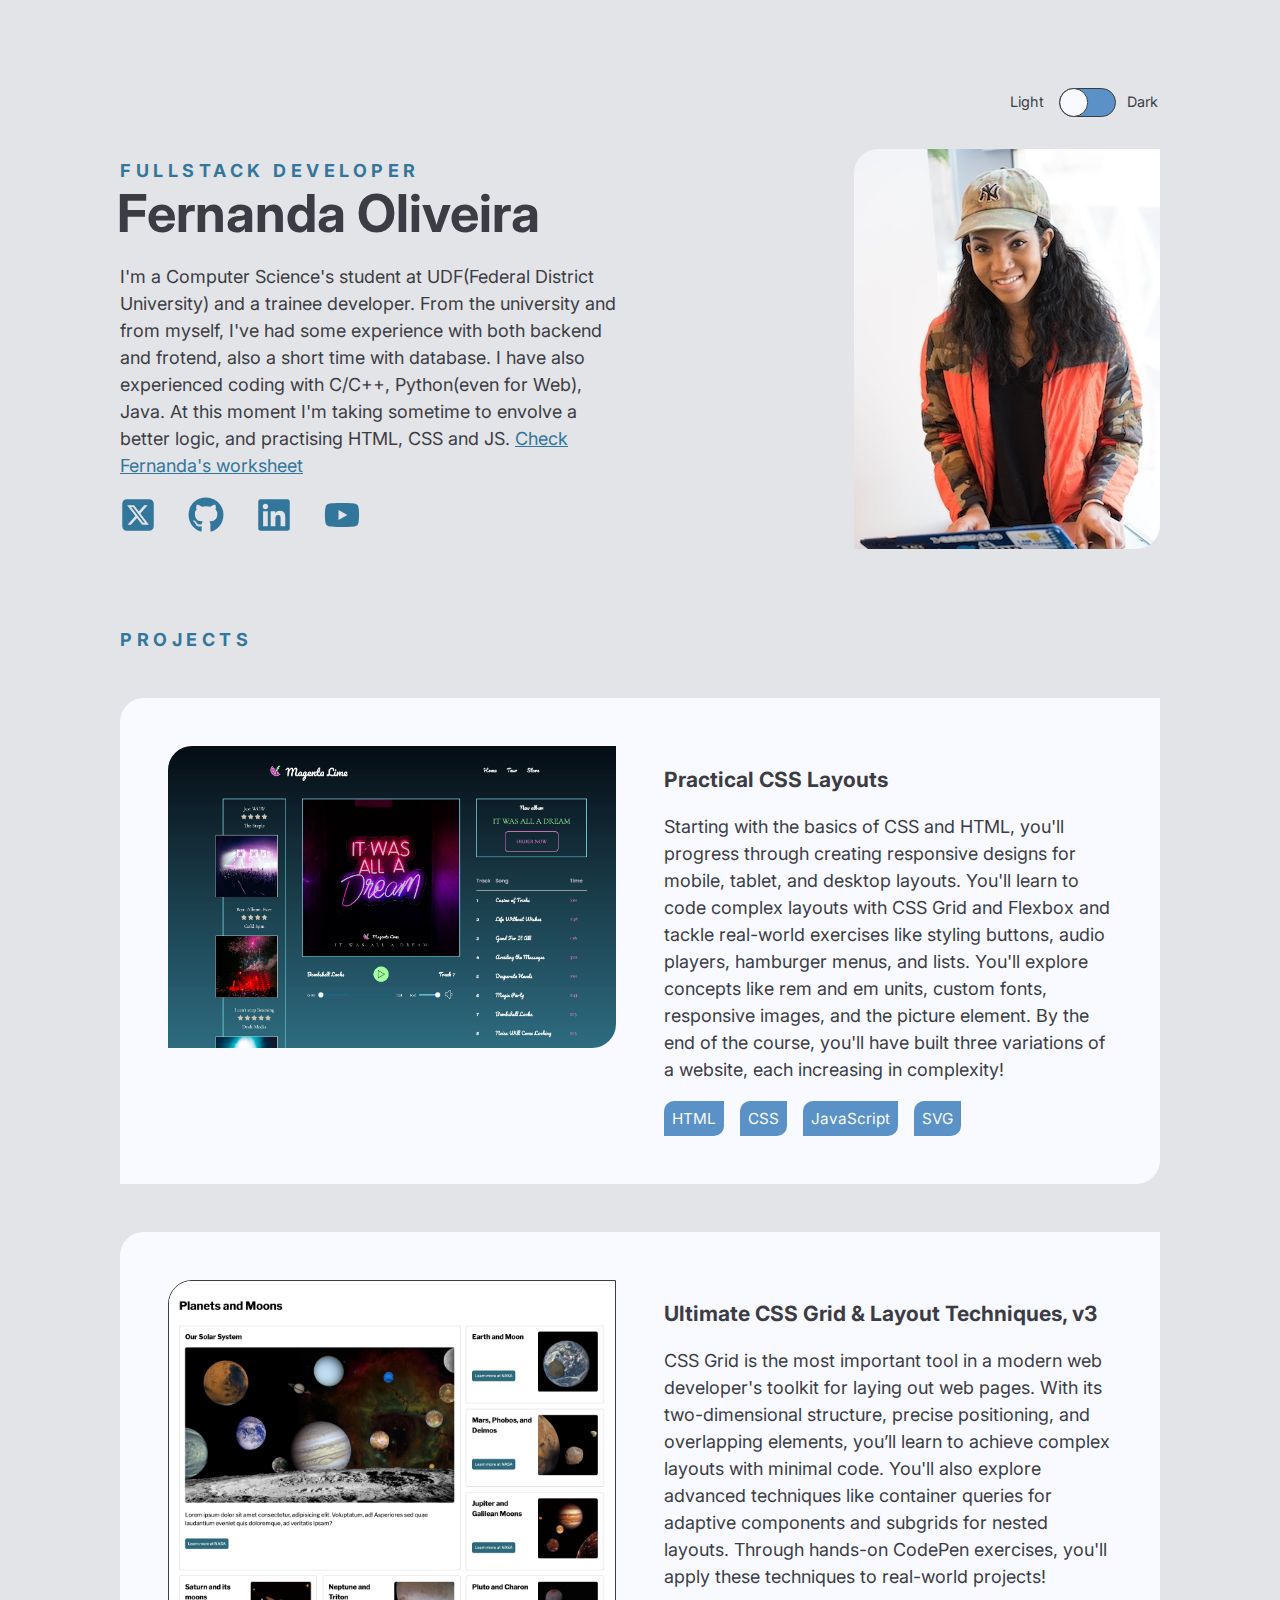
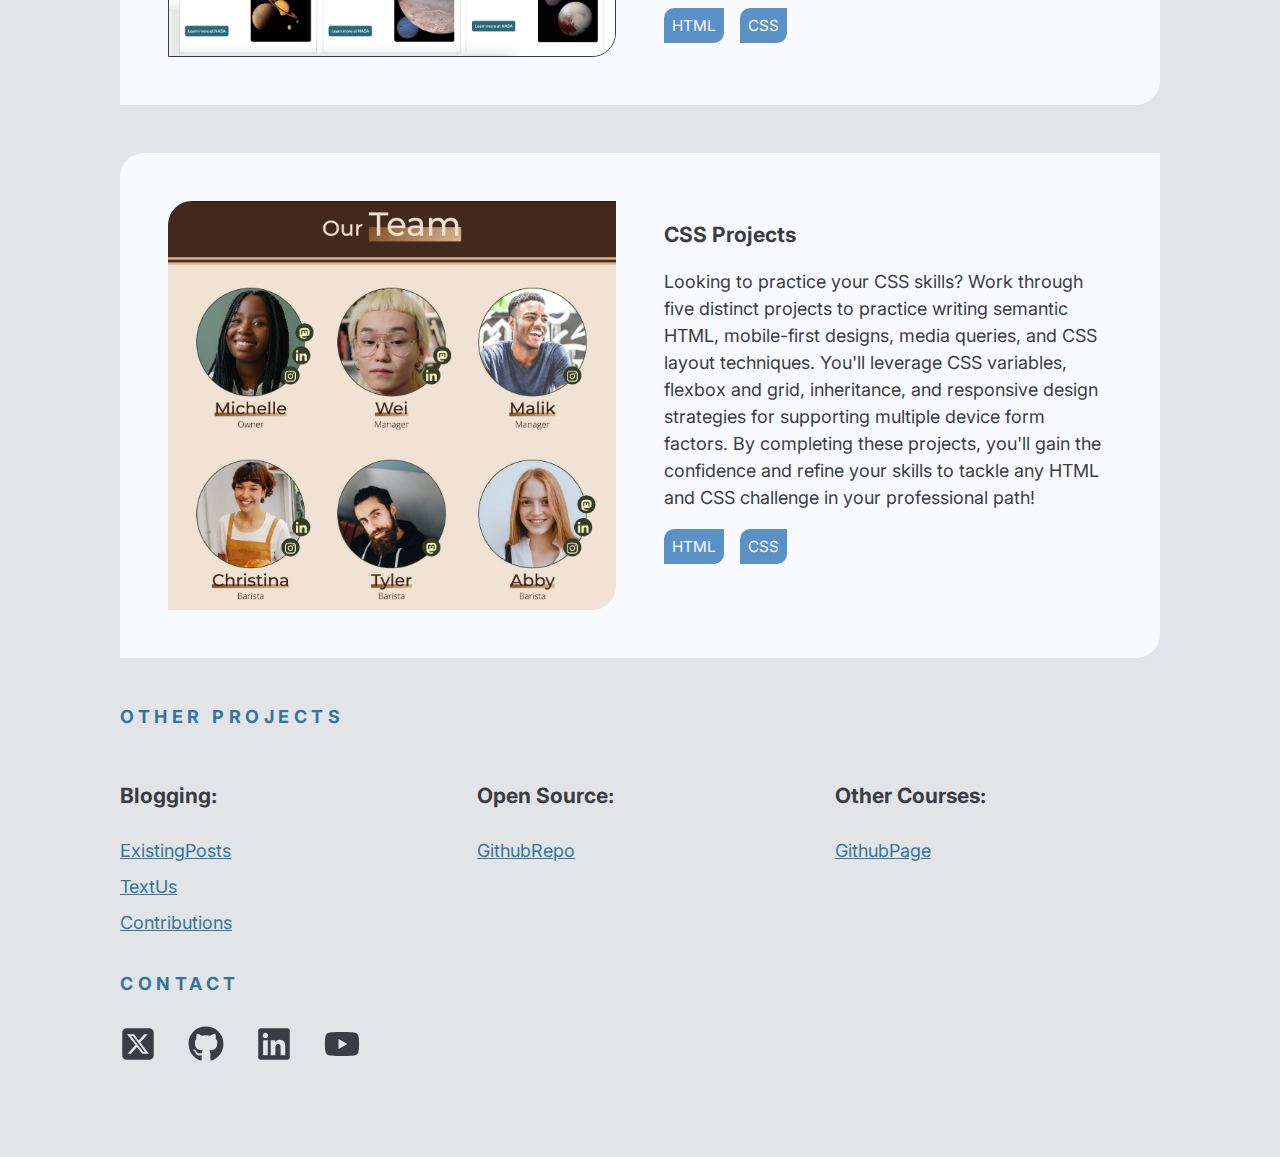
<file: cursoCSS/feoliver-dev.github.io/index.html>
<!DOCTYPE html>
<html lang="en">
<head>
    <meta charset="UTF-8">
    <meta name="viewport" content="width=device-width, initial-scale=1.0">
    <title>Portifólio</title>
    <link rel="preconnect" href="https://fonts.googleapis.com">
<link rel="preconnect" href="https://fonts.gstatic.com" crossorigin>
<link href="https://fonts.googleapis.com/css2?family=Inter:ital,opsz,wght@0,14..32,100..900;1,14..32,100..900&display=swap" rel="stylesheet">
    <link rel="stylesheet" href="./css/style.css">
</head>
<body>
    <div class="wrapper">
        <header>
            <fieldset id="mode-switcher" class="radio-switch">
                <legend>Select a color mode:</legend>
                
                    <input type="radio" id="light" name="color-scheme" value="light" checked>
                    <label for="light">Light</label>
                
                
                    <input type="radio" id="dark" name="color-scheme" value="dark">
                    <label for="dark">Dark</label>
                
            </fieldset>
        </header>
        <article class="main-article">
            <div class="text">
            <h2>Fullstack Developer</h2>
            <h1>Fernanda Oliveira</h1>
            <p>I'm a Computer Science's student at UDF(Federal District University) and a trainee developer. 
            From the university and from myself, I've had some experience with both backend and frotend, also a short time with database.
            I have also experienced coding with C/C++, Python(even for Web), Java.
            At this moment I'm taking sometime to envolve a better logic, and practising HTML, CSS and JS. <a href="https://docs.google.com/document/d/1D8jbwHegkmxopPcPBbvtAPEzJ_O0KEl4dmAL00BL81o/edit?usp=sharing" 
            target="_blank">Check Fernanda's worksheet</a></p> 

        <ul class="icons">
            <li>
                <svg xmlns="http://www.w3.org/2000/svg" viewBox="0 0 448 512"><title>X/Twitter</title>
                <path d="M64 32C28.7 32 0 60.7 0 96V416c0 35.3 28.7 64 64 64H384c35.3 0 64-28.7 64-64V96c0-35.3-28.7-64-64-64H64zm297.1 84L257.3 234.6 379.4 396H283.8L209 298.1 123.3 396H75.8l111-126.9L69.7 116h98l67.7 89.5L313.6 116h47.5zM323.3 367.6L153.4 142.9H125.1L296.9 367.6h26.3z" class="social"/>
                </svg>
            </li>
            <li>
                <svg xmlns="http://www.w3.org/2000/svg" viewBox="0 0 496 512"><title>Github</title>
                <path d="M165.9 397.4c0 2-2.3 3.6-5.2 3.6-3.3 .3-5.6-1.3-5.6-3.6 0-2 2.3-3.6 5.2-3.6 3-.3 5.6 1.3 5.6 3.6zm-31.1-4.5c-.7 2 1.3 4.3 4.3 4.9 2.6 1 5.6 0 6.2-2s-1.3-4.3-4.3-5.2c-2.6-.7-5.5 .3-6.2 2.3zm44.2-1.7c-2.9 .7-4.9 2.6-4.6 4.9 .3 2 2.9 3.3 5.9 2.6 2.9-.7 4.9-2.6 4.6-4.6-.3-1.9-3-3.2-5.9-2.9zM244.8 8C106.1 8 0 113.3 0 252c0 110.9 69.8 205.8 169.5 239.2 12.8 2.3 17.3-5.6 17.3-12.1 0-6.2-.3-40.4-.3-61.4 0 0-70 15-84.7-29.8 0 0-11.4-29.1-27.8-36.6 0 0-22.9-15.7 1.6-15.4 0 0 24.9 2 38.6 25.8 21.9 38.6 58.6 27.5 72.9 20.9 2.3-16 8.8-27.1 16-33.7-55.9-6.2-112.3-14.3-112.3-110.5 0-27.5 7.6-41.3 23.6-58.9-2.6-6.5-11.1-33.3 2.6-67.9 20.9-6.5 69 27 69 27 20-5.6 41.5-8.5 62.8-8.5s42.8 2.9 62.8 8.5c0 0 48.1-33.6 69-27 13.7 34.7 5.2 61.4 2.6 67.9 16 17.7 25.8 31.5 25.8 58.9 0 96.5-58.9 104.2-114.8 110.5 9.2 7.9 17 22.9 17 46.4 0 33.7-.3 75.4-.3 83.6 0 6.5 4.6 14.4 17.3 12.1C428.2 457.8 496 362.9 496 252 496 113.3 383.5 8 244.8 8zM97.2 352.9c-1.3 1-1 3.3 .7 5.2 1.6 1.6 3.9 2.3 5.2 1 1.3-1 1-3.3-.7-5.2-1.6-1.6-3.9-2.3-5.2-1zm-10.8-8.1c-.7 1.3 .3 2.9 2.3 3.9 1.6 1 3.6 .7 4.3-.7 .7-1.3-.3-2.9-2.3-3.9-2-.6-3.6-.3-4.3 .7zm32.4 35.6c-1.6 1.3-1 4.3 1.3 6.2 2.3 2.3 5.2 2.6 6.5 1 1.3-1.3 .7-4.3-1.3-6.2-2.2-2.3-5.2-2.6-6.5-1zm-11.4-14.7c-1.6 1-1.6 3.6 0 5.9 1.6 2.3 4.3 3.3 5.6 2.3 1.6-1.3 1.6-3.9 0-6.2-1.4-2.3-4-3.3-5.6-2z" class="social" />
                </svg>
            </li>
            <li>
                <svg xmlns="http://www.w3.org/2000/svg" viewBox="0 0 448 512"><title>Linkedin</title>
                <path d="M416 32H31.9C14.3 32 0 46.5 0 64.3v383.4C0 465.5 14.3 480 31.9 480H416c17.6 0 32-14.5 32-32.3V64.3c0-17.8-14.4-32.3-32-32.3zM135.4 416H69V202.2h66.5V416zm-33.2-243c-21.3 0-38.5-17.3-38.5-38.5S80.9 96 102.2 96c21.2 0 38.5 17.3 38.5 38.5 0 21.3-17.2 38.5-38.5 38.5zm282.1 243h-66.4V312c0-24.8-.5-56.7-34.5-56.7-34.6 0-39.9 27-39.9 54.9V416h-66.4V202.2h63.7v29.2h.9c8.9-16.8 30.6-34.5 62.9-34.5 67.2 0 79.7 44.3 79.7 101.9V416z" class="social"/>
                </svg>
            </li>
            <li>
                <svg xmlns="http://www.w3.org/2000/svg" viewBox="0 0 576 512"><title>Youtube</title>
                <path d="M549.7 124.1c-6.3-23.7-24.8-42.3-48.3-48.6C458.8 64 288 64 288 64S117.2 64 74.6 75.5c-23.5 6.3-42 24.9-48.3 48.6-11.4 42.9-11.4 132.3-11.4 132.3s0 89.4 11.4 132.3c6.3 23.7 24.8 41.5 48.3 47.8C117.2 448 288 448 288 448s170.8 0 213.4-11.5c23.5-6.3 42-24.2 48.3-47.8 11.4-42.9 11.4-132.3 11.4-132.3s0-89.4-11.4-132.3zm-317.5 213.5V175.2l142.7 81.2-142.7 81.2z" class="social"/>
                </svg>
            </li>
            </ul>
            </div>
    <!-- if you have different icons for your social media, add them. Mine came from www.fontawesome.com -->
            <img src="./img/fem-brissa.jpg" alt="Brissa Isidro." />
        </article>
    

    
        <main>
            <div class="projects">
            <h2>Projects</h2>
            <article class="project">
                <div class="text">
                    <h3>Practical CSS Layouts</h3>
                        <p>Starting with the basics of CSS and HTML, you'll progress through creating responsive designs 
                        for mobile, tablet, and desktop layouts. You'll learn to code complex layouts with CSS Grid and 
                        Flexbox and tackle real-world exercises like styling buttons, audio players, hamburger menus, and lists. 
                        You'll explore concepts like rem and em units, custom fonts, responsive images, and the picture element. 
                        By the end of the course, you'll have built three variations of a website, each increasing in complexity!
                        </p>
                    <ul>
                        <li>HTML</li>
                        <li>CSS</li>
                        <li>JavaScript</li>
                        <li>SVG</li>
                    </ul>
                </div>
                <img src="./img/fem-maglime.jpg" alt="Magenta Lime layout, featuring albums, reviews, a playlist, and an audio interface." class="project-img">
            </article>

            <article class="project">
                <div class="text">
                    <h3>Ultimate CSS Grid & Layout Techniques, v3</h3>
                    <p>CSS Grid is the most important tool in a modern web developer's toolkit for laying out web pages. With its two-dimensional structure, precise positioning, and overlapping elements, you’ll learn to achieve complex layouts with minimal code. You'll also explore advanced techniques like container queries for adaptive components and subgrids for nested layouts. Through hands-on CodePen exercises, you'll apply these techniques to real-world projects!</p>
                    <ul>
                        <li>HTML</li>
                        <li>CSS</li>
                    </ul>
                </div>
                <img src="./img/fem-grid.jpg" alt="Grid-based layout with 3 columns and 4 rows, some merged, featuring planets and moons." class="img-border" class="project-img">
            </article>
            
            <article class="project">
                <div class="text">
                    <h3>CSS Projects</h3>
                    <p>Looking to practice your CSS skills? Work through five distinct projects to practice writing semantic HTML, mobile-first designs,
                     media queries, and CSS layout techniques. You'll leverage CSS variables, flexbox and grid, inheritance, and responsive design strategies 
                     for supporting multiple device form factors. By completing these projects, you'll gain the confidence and refine your skills to tackle any 
                     HTML and CSS challenge in your professional path!</p>
                    <ul>
                        <li>HTML</li>
                        <li>CSS</li>
                    </ul>
                </div>
                <img src="./img/fem-projects.jpg" alt="Our Team page featuring 6 images of people in 2 rows with social media icons overlapping each image." class="project-img">
            </article>
        </div>
        </main>
        
    
        


    
        <footer>
            <h2 class="h2-footer">Other Projects</h2>
            <div class="footer-text">
                <div class="footer-text-box">
                    <h3>Blogging:</h3>
                        <ul>
                            <li><a href="#" class="info-link">ExistingPosts</a></li>
                            <li><a href="#" class="info-link">TextUs</a></li>
                            <li><a href="#" class="info-link">Contributions</a></li>
                        </ul>
                </div>
                <div class="footer-text-box">
                    <h3>Open Source:</h3>
                    <ul>
                        <li><a href="#" class="info-link">GithubRepo</a></li>
                    </ul>
                </div>
                <div class="footer-text-box">
                    <h3>Other Courses:</h3>
                    <ul>
                        <li><a href="#" class="info-link">GithubPage</a></li>
                    </ul>
                </div>
            </div>

            <h2 class="h2-footer">Contact</h2>
            <div class="footer-text">
                <ul class="icons">
                <li>
                    <svg xmlns="http://www.w3.org/2000/svg" viewBox="0 0 448 512"><title>X/Twitter</title>
                    <path d="M64 32C28.7 32 0 60.7 0 96V416c0 35.3 28.7 64 64 64H384c35.3 0 64-28.7 64-64V96c0-35.3-28.7-64-64-64H64zm297.1 84L257.3 234.6 379.4 396H283.8L209 298.1 123.3 396H75.8l111-126.9L69.7 116h98l67.7 89.5L313.6 116h47.5zM323.3 367.6L153.4 142.9H125.1L296.9 367.6h26.3z" class="social"/>
                    </svg>
                </li>
                <li>
                    <svg xmlns="http://www.w3.org/2000/svg" viewBox="0 0 496 512"><title>Github</title>
                    <path d="M165.9 397.4c0 2-2.3 3.6-5.2 3.6-3.3 .3-5.6-1.3-5.6-3.6 0-2 2.3-3.6 5.2-3.6 3-.3 5.6 1.3 5.6 3.6zm-31.1-4.5c-.7 2 1.3 4.3 4.3 4.9 2.6 1 5.6 0 6.2-2s-1.3-4.3-4.3-5.2c-2.6-.7-5.5 .3-6.2 2.3zm44.2-1.7c-2.9 .7-4.9 2.6-4.6 4.9 .3 2 2.9 3.3 5.9 2.6 2.9-.7 4.9-2.6 4.6-4.6-.3-1.9-3-3.2-5.9-2.9zM244.8 8C106.1 8 0 113.3 0 252c0 110.9 69.8 205.8 169.5 239.2 12.8 2.3 17.3-5.6 17.3-12.1 0-6.2-.3-40.4-.3-61.4 0 0-70 15-84.7-29.8 0 0-11.4-29.1-27.8-36.6 0 0-22.9-15.7 1.6-15.4 0 0 24.9 2 38.6 25.8 21.9 38.6 58.6 27.5 72.9 20.9 2.3-16 8.8-27.1 16-33.7-55.9-6.2-112.3-14.3-112.3-110.5 0-27.5 7.6-41.3 23.6-58.9-2.6-6.5-11.1-33.3 2.6-67.9 20.9-6.5 69 27 69 27 20-5.6 41.5-8.5 62.8-8.5s42.8 2.9 62.8 8.5c0 0 48.1-33.6 69-27 13.7 34.7 5.2 61.4 2.6 67.9 16 17.7 25.8 31.5 25.8 58.9 0 96.5-58.9 104.2-114.8 110.5 9.2 7.9 17 22.9 17 46.4 0 33.7-.3 75.4-.3 83.6 0 6.5 4.6 14.4 17.3 12.1C428.2 457.8 496 362.9 496 252 496 113.3 383.5 8 244.8 8zM97.2 352.9c-1.3 1-1 3.3 .7 5.2 1.6 1.6 3.9 2.3 5.2 1 1.3-1 1-3.3-.7-5.2-1.6-1.6-3.9-2.3-5.2-1zm-10.8-8.1c-.7 1.3 .3 2.9 2.3 3.9 1.6 1 3.6 .7 4.3-.7 .7-1.3-.3-2.9-2.3-3.9-2-.6-3.6-.3-4.3 .7zm32.4 35.6c-1.6 1.3-1 4.3 1.3 6.2 2.3 2.3 5.2 2.6 6.5 1 1.3-1.3 .7-4.3-1.3-6.2-2.2-2.3-5.2-2.6-6.5-1zm-11.4-14.7c-1.6 1-1.6 3.6 0 5.9 1.6 2.3 4.3 3.3 5.6 2.3 1.6-1.3 1.6-3.9 0-6.2-1.4-2.3-4-3.3-5.6-2z" class="social" />
                    </svg>
                </li>
                <li>
                    <svg xmlns="http://www.w3.org/2000/svg" viewBox="0 0 448 512"><title>Linkedin</title>
                    <path d="M416 32H31.9C14.3 32 0 46.5 0 64.3v383.4C0 465.5 14.3 480 31.9 480H416c17.6 0 32-14.5 32-32.3V64.3c0-17.8-14.4-32.3-32-32.3zM135.4 416H69V202.2h66.5V416zm-33.2-243c-21.3 0-38.5-17.3-38.5-38.5S80.9 96 102.2 96c21.2 0 38.5 17.3 38.5 38.5 0 21.3-17.2 38.5-38.5 38.5zm282.1 243h-66.4V312c0-24.8-.5-56.7-34.5-56.7-34.6 0-39.9 27-39.9 54.9V416h-66.4V202.2h63.7v29.2h.9c8.9-16.8 30.6-34.5 62.9-34.5 67.2 0 79.7 44.3 79.7 101.9V416z" class="social"/>
                    </svg>
                </li>
                <li>
                    <svg xmlns="http://www.w3.org/2000/svg" viewBox="0 0 576 512"><title>Youtube</title>
                    <path d="M549.7 124.1c-6.3-23.7-24.8-42.3-48.3-48.6C458.8 64 288 64 288 64S117.2 64 74.6 75.5c-23.5 6.3-42 24.9-48.3 48.6-11.4 42.9-11.4 132.3-11.4 132.3s0 89.4 11.4 132.3c6.3 23.7 24.8 41.5 48.3 47.8C117.2 448 288 448 288 448s170.8 0 213.4-11.5c23.5-6.3 42-24.2 48.3-47.8 11.4-42.9 11.4-132.3 11.4-132.3s0-89.4-11.4-132.3zm-317.5 213.5V175.2l142.7 81.2-142.7 81.2z" class="social"/>
                    </svg>
                </li>
            </ul>
            </div>
        </footer> 
    </div>
    
    


</body>
</html>
</file>
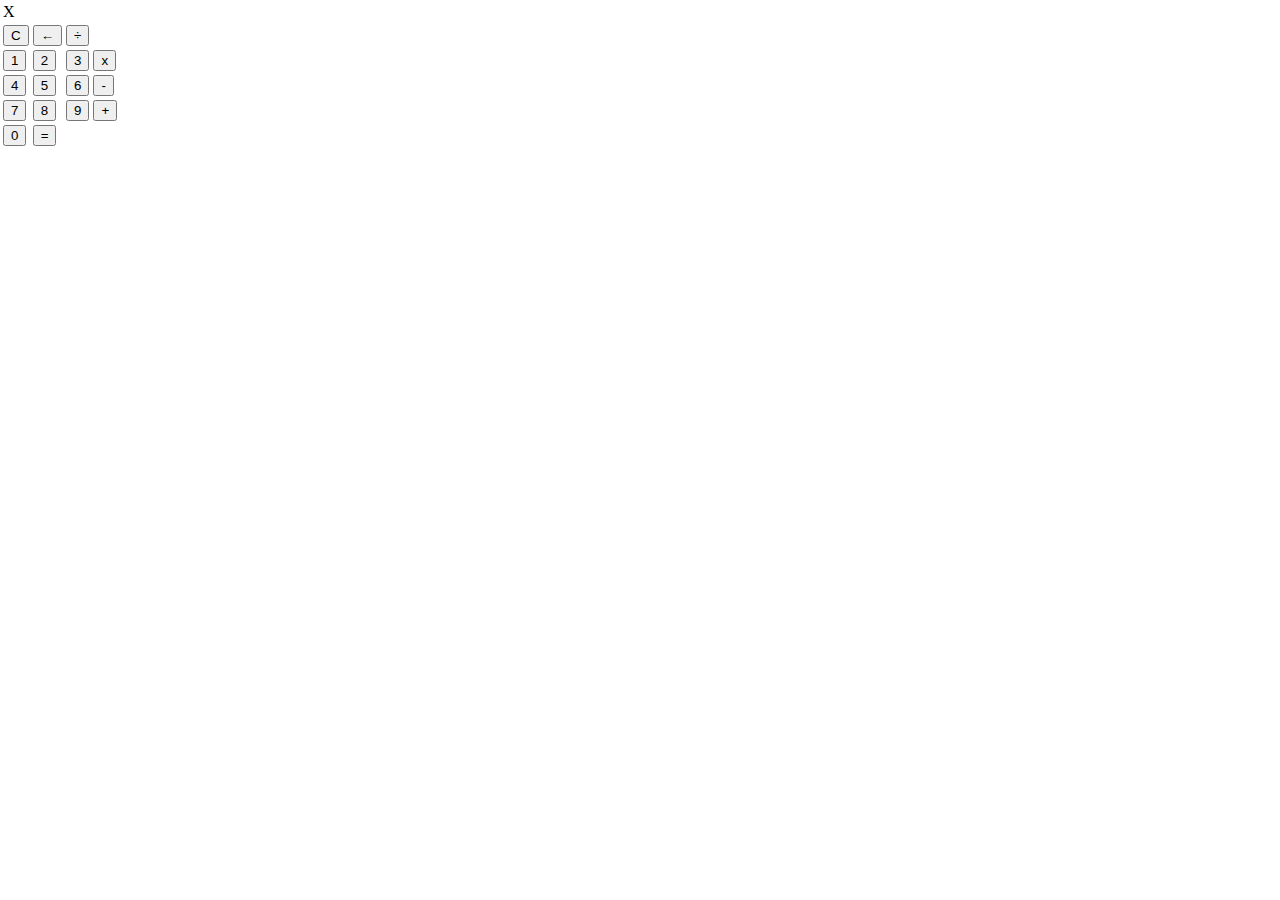
<file: webintro/js/calculator/index.html>
<!DOCTYPE html>
<html lang="en">
<head>
    <meta charset="UTF-8">
    <meta name="viewport" content="width=device-width, initial-scale=1.0">
    <title>Calculadora</title>
    <link rel="stylesheet" href="style.css"/>
</head>
<body>
    <div class="calculadora">
        <table class="tabela-calculadora">
            <tr class="result-1">
                <td class="result">X</td>
            </tr>
            <tr class="operator-2">
                <td class="c"><button class="button-c">C</button></td>
                <td class="delete"><button class="button-delete">←</button></td>
                <td class="divide"><button class="button-divide">÷</button></td>
            </tr>
            <tr class="number-3">
                <td class="one"><button class="button-one">1</button></td>
                <td class="two"><button class="button-two">2</button></td>
                <td class="three"><button class="button-three">3</button></td>
                <td class="multiplyx"><button class="button-x">x</button></td> 
            </tr>
            <tr class="number-4">
                <td class="four"><button class="button-four">4</button></td>
                <td class="five"><button class="button-five">5</button></td>
                <td class="six"><button class="button-six">6</button></td>
                <td class="less"><button class="button-less">-</button></td> 
            </tr>
            <tr class="number-5">
                <td class="seven"><button class="button-seven">7</button></td>
                <td class="eight"><button class="button-eight">8</button></td>
                <td class="nine"><button class="button-nine">9</button></td>
                <td class="plus"><button class="button-plus">+</button></td> 
            </tr>
            <tr class="zero-equal-6">
                <td class="zer0"><button class="button-zero">0</button></td>
                <td class="equal"><button class="button-equal">=</button></td>
            </tr>
        </table>
    </div>
    <script src="calculate.js"></script>
</body>
</html>
</file>
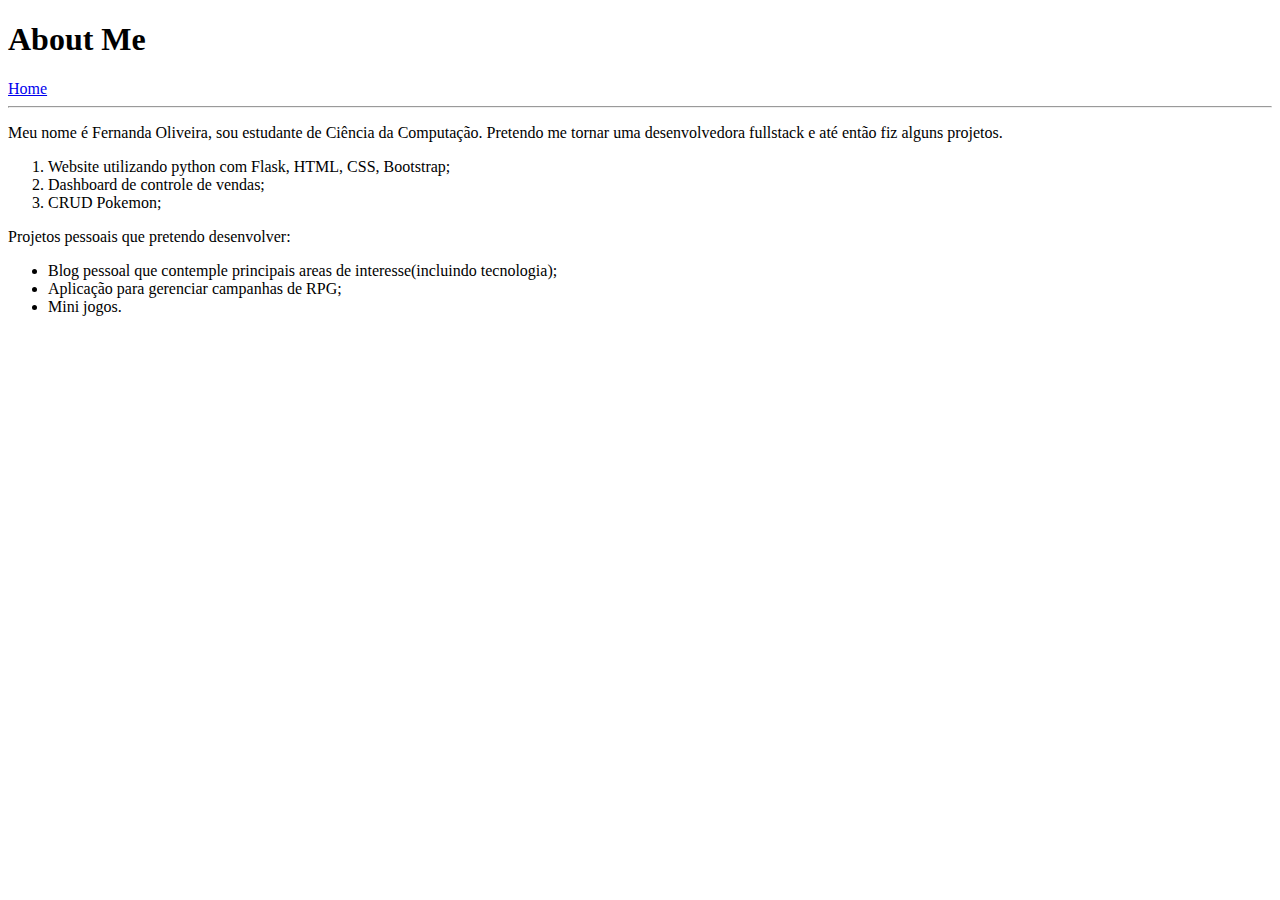
<file: webintro/html/blog/about.html>
<!DOCTYPE html>
<html lang="pt-BR">
<head>
    <meta charset="UTF-8">
    <meta name="viewport" content="width=device-width, initial-scale=1.0">
    <title>About Me</title>
</head>
<body>
    <div class="nav-bar">
        <h1>About Me</h1>
        <a href="index.html">Home</a>
        <hr>
    </div>
<!-- Nome do blog, breve apresentação, LISTAR ultimos trabalhos/feitos-->

    <div name="lista tabralhos">
        <p>Meu nome é Fernanda Oliveira, sou estudante de Ciência da Computação. Pretendo me tornar uma
            desenvolvedora fullstack e até então fiz alguns projetos.
        </p>
        <ol>
            <li>Website utilizando python com Flask, HTML, CSS, Bootstrap;</li>
            <li>Dashboard de controle de vendas;</li>
            <li>CRUD Pokemon;</li>
        </ol>
        <p>Projetos pessoais que pretendo desenvolver:</p>
        <ul>
            <li>Blog pessoal que contemple principais areas de interesse(incluindo tecnologia);</li>
            <li>Aplicação para gerenciar campanhas de RPG;</li>
            <li>Mini jogos.</li>
        </ul>  
    </div>

</body>
</html>
</file>
<file: cursoCSS/feoliver-dev.github.io/css/style.css>
/*teste*/
/* starting variables for the site */
:root {
  --white: #f9faff;
  --platinum: #e3e4e8;
  --windsurfing: #32779b;
  --marina: #5a91c7;
  --gray: #9a9a9a;
  --onyx: #3c3d44;
  --charcoal: #343c47;
  --corners: 24px 0;
  --corners-sm: 10px 0;
  --base-font-size: 1rem;
  --ld-bkgd: light-dark(var(--platinum), var(--charcoal));
  --ld-text: light-dark(var(--onyx), var(--white));
  --ld-projects: light-dark(var(--white), #2e313d);
  --ld-blue: light-dark(var(--windsurfing), #6DaDD0);
}
/* set the box sizing to border-box for layouts */
html {
  box-sizing: border-box;
  color-scheme: light dark;
}
html:has(#mode-switcher #light:checked){
  color-scheme: light;
}
html:has(#mode-switcher #dark:checked){
  color-scheme: dark;
}
*,
*::before,
*::after {
  box-sizing: inherit;
}
/* Basic page set to our font size and font family. Link to the font family in CodePen under Settings - CSS - External stylesheets and pens. */
body {
  font-size: var(--base-font-size);
  font-family: "Inter", sans-serif;
  background-color: var(--ld-bkgd);
  color: var(--ld-text);
}
.wrapper{
  max-width: 1200px;
  margin: 0 auto;
  padding: 1rem;
}

h1 {
    margin: 0;
    font-size: calc(var(--base-font-size)*2.9);
}
p {
    line-height: 1.5;;
}

h2 {
    margin:0;
    font-size: var(--base-font-size);
    text-transform: uppercase;
    color: var(--ld-blue);
    letter-spacing: 0.25em;
}

a {
    color: var(--ld-blue); 
}
a:hover{
    color: var(--marina);
}
/* make sure images don't exceed the width of the window */
img {
  max-width: 100%;
  border-radius: var(--corners);
}

/* svg social icon bar*/
.icons {
    list-style-type: none;
    margin: 0;
    padding: 0;
    display: flex;
    flex-flow: row wrap;
    justify-content: center;
    gap: 2rem;
}
ul svg{
    width: 36px;
    height: 36px;
}
.social {
    fill: var(--ld-blue);
}
.social:hover {
    fill: var(--marina);
}
/*about me layout styling*/
.main-article{
  display: grid;
  grid-template-columns: 1fr;
  gap: 2rem;
  text-align: center;
}
.main-article img {
  margin: 0 auto;
  object-fit: cover;
  object-position: top;
  height: 175px;
  width: 300px;
  overflow: hidden;
}
/*footer styling*/
footer {
  text-align: center;
}
.footer-text {
  line-height: 1.5;
  display: grid;
  grid-template-columns: 1fr;
  gap: 2rem;
}
.footer-text-box ul{
  font-size: (var(--base-font-size)*0.85);
  list-style-type: none;
  margin: 0;
  padding: 0;
}
.footer-text-box li {
  line-height: 2;
}
.h2-footer {
  margin: 2rem 0;
}
footer .icons .social {
  fill:var(--ld-text);
}
.icons .social:hover{
  fill: var(--marina);
}
/*project section*/
main {
  margin-top: 5rem;
  margin-bottom: 3rem;
  text-align: center;
}
.project {
  background-color: var(--ld-projects);
  padding: 3rem;
  border-radius: var(--corners);
  display: grid;
  grid-template-columns: 1fr;
  gap: 3rem;
}
.project ul {
  margin: 0;
  padding: 0;
  list-style-type: none;
  display: flex;
  flex-flow: row wrap;
  justify-content: center;
  gap: 1rem;
}
.project li {
  background-color: var(--marina);
  color: var(--white);
  padding: 0.5rem;
  border-radius: var(--corners-sm);
  font-size: calc(var(--base-font-size)*0.85);

}
.projects {
  display: flex;
  flex-flow: column nowrap;
  gap:3rem;
}
.project img {
  grid-row: 1/2;
}
.img-border{
  border: 1px solid var(--onyx);
}
/*light dark buttons*/
@layer switch{
.radio-switch {
	border: none;
	padding: 0;
	white-space: nowrap;
  display: flex;
  justify-content: center;
  margin-bottom: 2rem;
}

.radio-switch legend {
	font-size: 2px;
	opacity: 0;
	position: absolute;
}

.radio-switch label {
	display: inline-block;
	line-height: 2;
  font-size: 0.9rem;
	position: relative;
	z-index: 2;
}

.radio-switch input {
	opacity: 0;
	position: absolute;
}

.radio-switch label:first-of-type {
	padding-right: 5em;
}

.radio-switch label:last-child {
	margin-left: -4.25em;
	padding-left: 5em;
}

.radio-switch:focus-within label:first-of-type:after {
	box-shadow: 0 0 0 2px var(--white), 0 0 0 4px var(--marina);
}

/* making the switch UI.  */
.radio-switch label:first-of-type:before,
.radio-switch label:first-of-type:after {
	border: 1px solid var(--onyx);
	content: "";
	height: 2em;
	overflow: hidden;
	pointer-events: none;
	position: absolute;
	vertical-align: middle;
}

.radio-switch label:first-of-type:before {
	background: var(--white);
	border: 1px solid var(--onyx);
	border-radius: 100%;
	position: absolute;
	right: -.075em;
	transform: translateX(0em);
	transition: transform .2s ease-in-out;
	width: 2em;
	z-index: 2;
}

.radio-switch label:first-of-type:after {
	background: #777;
	border-radius: 1em;
	margin: 0 1em;
	transition: background .2s ease-in-out;
	width: 4em;
}

.radio-switch input:first-of-type:checked ~ label:first-of-type:after {
	background: var(--marina);
}

.radio-switch input:first-of-type:checked ~ label:first-of-type:before {
	transform: translateX(-2em);
}

/* Move the 2nd label to have a lower z-index, so when that
   option is toggled, the first label will overlay on top of the
   Switch ui, and the switch can be pressed again to toggle back
   to the prevoius state. */
.radio-switch input:last-of-type:checked ~ label:last-of-type {
	z-index: 1;
}
}
@media(min-width: 750px){
  :root {
    --base-font-size: 1.125rem;
  }
  h1 {
    margin-left: -3px;
  }
  .wrapper {
    padding: 5rem;
  }
  .main-article{
    grid-template-columns: 1fr 1fr;
    align-items: center;
    text-align: left;
  }
  .main-article img {
    max-height: 400px;
    margin: 0 0 0 auto;
    object-fit: none;
    object-position: none;
    height: auto;
    width: auto;
    overflow: auto;
  }
  .icons {
    justify-content: flex-start;
  }
  footer {
    text-align: left;
  }
  .footer-text{
    grid-template-columns: repeat(3, 1fr);
  }
  .footer-text .icons{
    grid-column: 1/4;
  }
  .radio-switch {
    justify-content: flex-end;
  }
}

@media (min-width: 850px){
  main{
    text-align: left;
  }
  .project {
    grid-template-columns: 1fr 1fr;
  }
  .projectimg{
    grid-row: auto;
  }
  .project ul {
    justify-content: flex-start;
  }
}
</file>
<file: webintro/js/calculator/style.css>
* {
  box-sizing: border-box;
}

body {
  padding: 0;
  margin: 0;
}

.calc {
  width: 400px;
  background-color: black;
  color: white;
}

.screen {
  color: white;
  font-size: 40px;
  font-family: "Courier New", Courier, monospace;
  text-align: right;
  padding: 20px 5px;
}

.calc-button {
  background-color: #d8d9db;
  color: black;
  height: 100px;
  width: 24.5%;
  border: none;
  border-radius: 0;
  font-size: 40px;
  cursor: pointer;
}

.calc-button:hover {
  background-color: #ebebeb;
}

.calc-button:active {
  background-color: #bbbcbe;
}

.double {
  width: 49.7%;
}

.triple {
  width: 74.8%;
}

.calc-button:last-child {
  background-color: #df974c;
  color: white;
}

.calc-button:last-child:hover {
  background-color: #dfb07e;
}

.calc-button:last-child:active {
  background-color: #dd8d37;
}

.calc-button-row {
  display: flex;
  align-content: stretch;
  justify-content: space-between;
  margin-bottom: 0.5%;
}

.calc-button-row:last-child {
  padding-bottom: 0;
}
</file>
